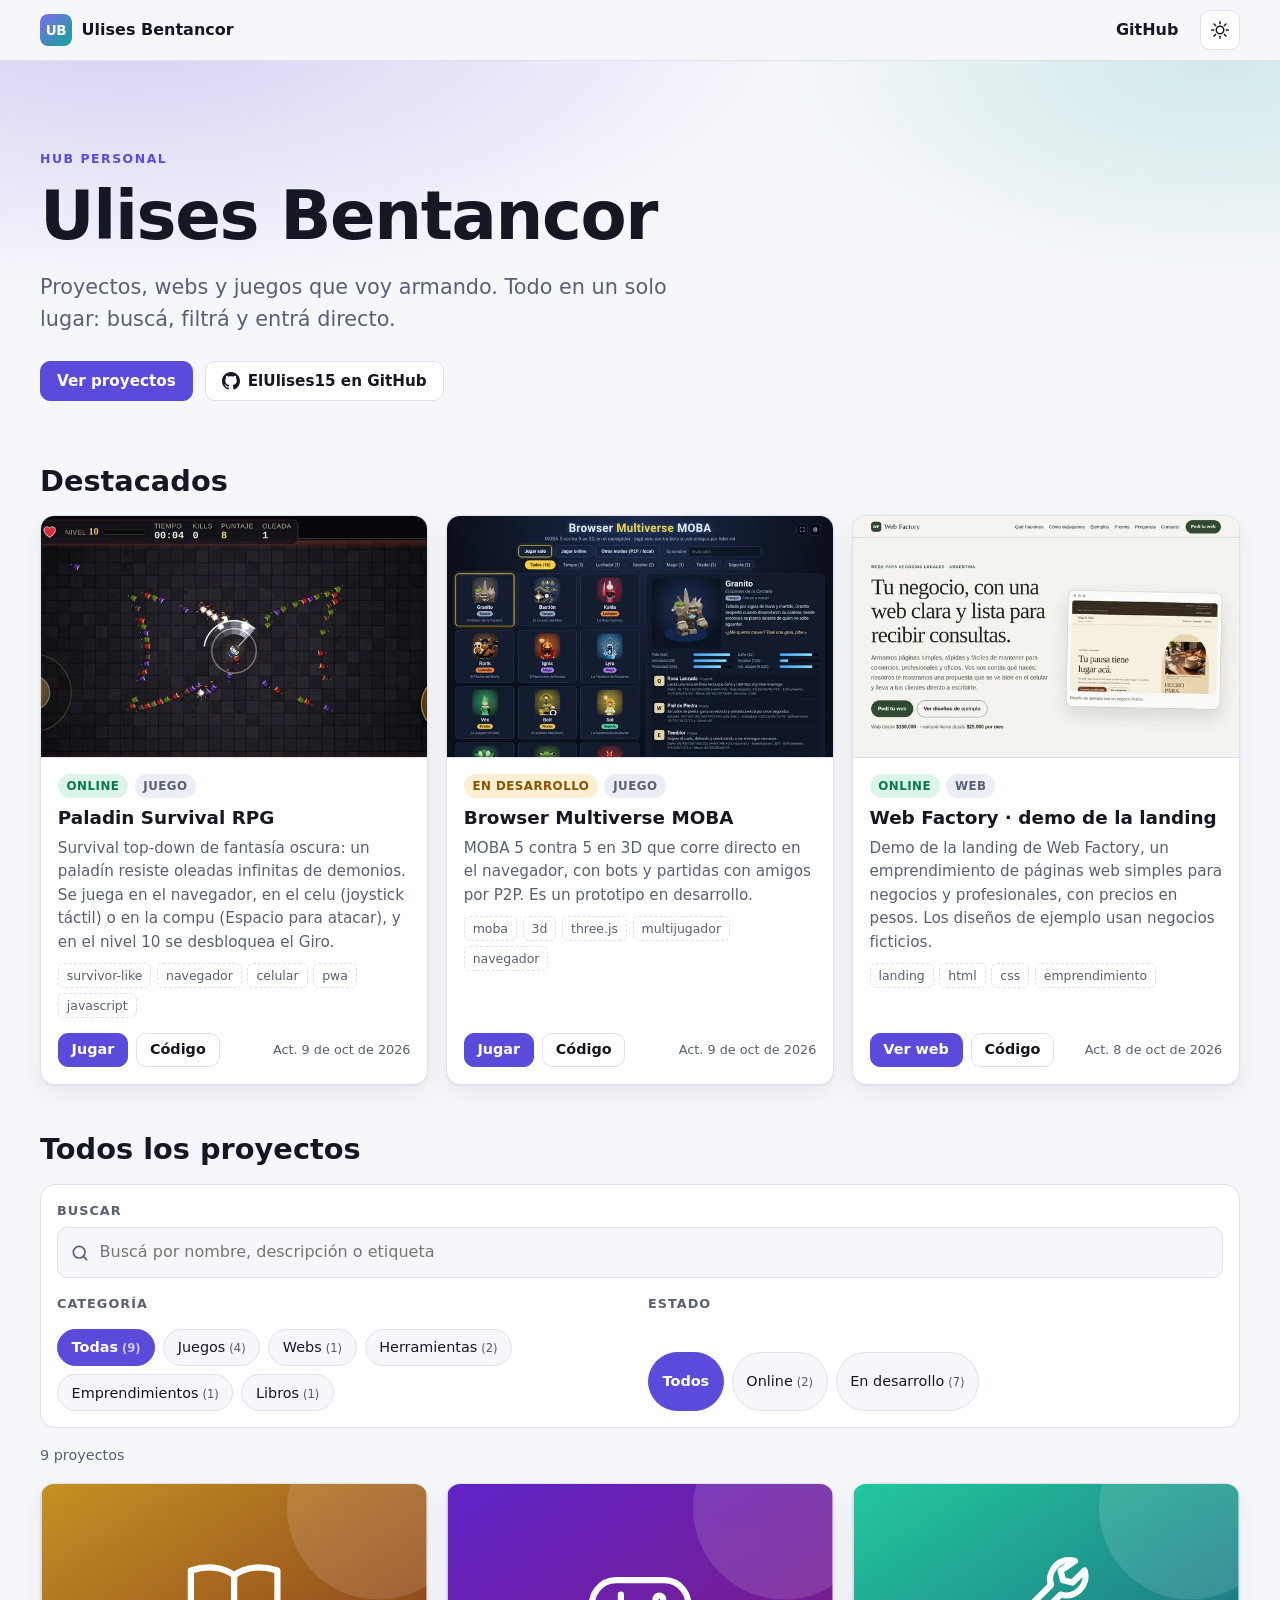
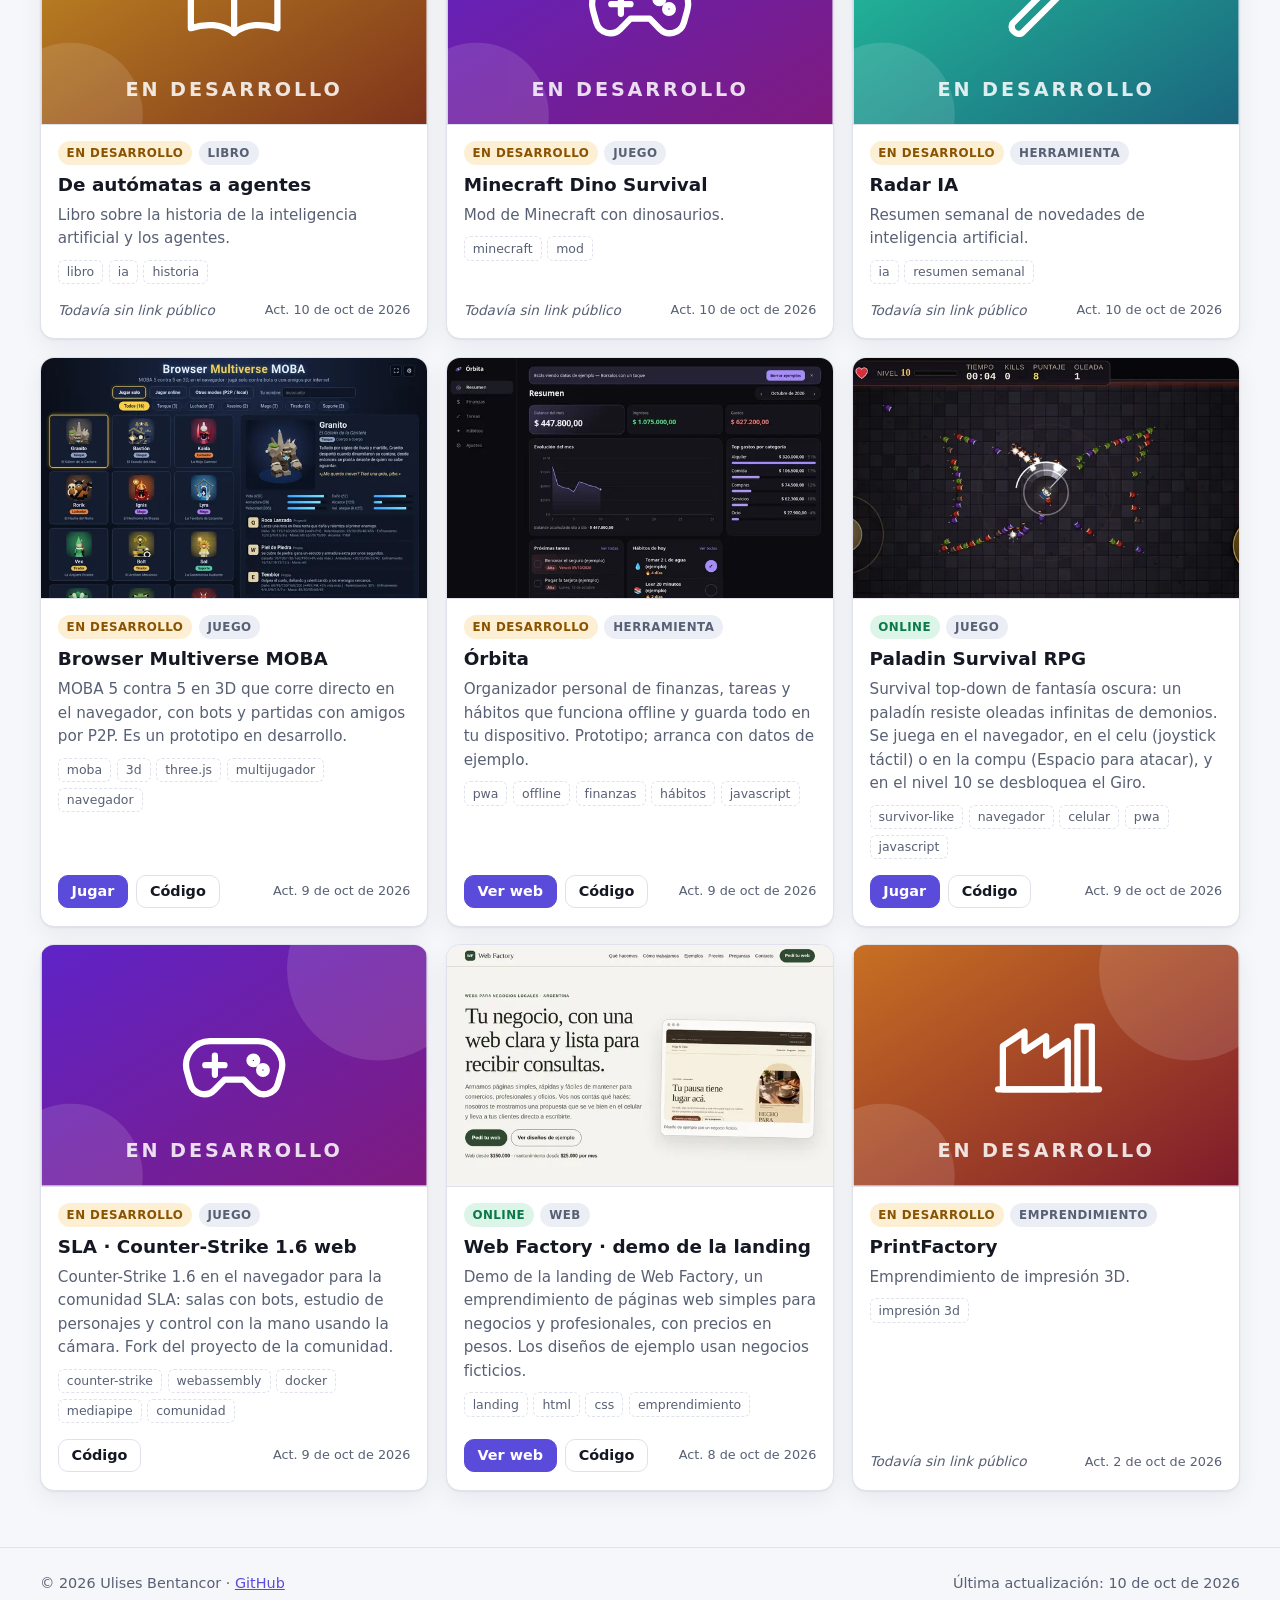
<file: index.html>
<!doctype html>
<html lang="es-AR">
<head>
<meta charset="utf-8">
<meta name="viewport" content="width=device-width, initial-scale=1">
<title>Ulises Bentancor · Proyectos, webs y juegos</title>
<meta name="description" content="Proyectos, webs y juegos de Ulises Bentancor en un solo lugar: buscá, filtrá y jugá desde el navegador.">
<link rel="canonical" href="https://elulises15.github.io/">
<meta name="color-scheme" content="dark light">
<meta name="theme-color" content="#0f1117" media="(prefers-color-scheme: dark)">
<meta name="theme-color" content="#f6f7fb" media="(prefers-color-scheme: light)">
<meta property="og:type" content="website">
<meta property="og:locale" content="es_AR">
<meta property="og:site_name" content="Ulises Bentancor">
<meta property="og:title" content="Ulises Bentancor · Proyectos, webs y juegos">
<meta property="og:description" content="Proyectos, webs y juegos que voy armando, todo en un solo lugar.">
<meta property="og:url" content="https://elulises15.github.io/">
<meta property="og:image" content="https://elulises15.github.io/og-image.png">
<meta property="og:image:width" content="1200">
<meta property="og:image:height" content="630">
<meta property="og:image:alt" content="Ulises Bentancor · Proyectos, webs y juegos">
<meta name="twitter:card" content="summary_large_image">
<link rel="icon" href="favicon.svg" type="image/svg+xml">
<link rel="icon" href="favicon-32.png" sizes="32x32" type="image/png">
<link rel="apple-touch-icon" href="apple-touch-icon.png">
<link rel="stylesheet" href="styles.css">
<script>
  (function () {
    try { var t = localStorage.getItem('theme'); if (t === 'light' || t === 'dark') document.documentElement.dataset.theme = t; } catch (e) {}
  })();
</script>
<script src="app.js" defer></script>
</head>
<body>
<a class="skip" href="#proyectos">Saltar a los proyectos</a>
<header class="topbar">
  <div class="wrap topbar-inner">
    <a class="brand" href="./" aria-label="Inicio · Ulises Bentancor">
      <img src="favicon.svg" alt="" width="32" height="32"><span>Ulises Bentancor</span>
    </a>
    <nav class="topnav" aria-label="Enlaces">
      <a href="https://github.com/ElUlises15" rel="me noopener">GitHub</a>
      <button type="button" class="theme-toggle" id="themeToggle" aria-label="Cambiar tema">
        <svg class="i-sun" viewBox="0 0 24 24" aria-hidden="true"><circle cx="12" cy="12" r="4.5"/><path d="M12 2v2.5M12 19.5V22M2 12h2.5M19.5 12H22M4.9 4.9l1.8 1.8M17.3 17.3l1.8 1.8M4.9 19.1l1.8-1.8M17.3 6.7l1.8-1.8"/></svg>
        <svg class="i-moon" viewBox="0 0 24 24" aria-hidden="true"><path d="M20.5 14.5A8.5 8.5 0 0 1 9.5 3.5a8.5 8.5 0 1 0 11 11z"/></svg>
      </button>
    </nav>
  </div>
</header>

<main>
  <section class="hero" aria-labelledby="hero-title">
    <div class="wrap">
      <p class="eyebrow">Hub personal</p>
      <h1 id="hero-title">Ulises Bentancor</h1>
      <p class="lead">Proyectos, webs y juegos que voy armando. Todo en un solo lugar: buscá, filtrá y entrá directo.</p>
      <p class="hero-links">
        <a class="btn btn-primary" href="#proyectos">Ver proyectos</a>
        <a class="btn" href="https://github.com/ElUlises15" rel="me noopener">
          <svg viewBox="0 0 16 16" aria-hidden="true"><path fill="currentColor" d="M8 0C3.58 0 0 3.58 0 8c0 3.54 2.29 6.53 5.47 7.59.4.07.55-.17.55-.38 0-.19-.01-.82-.01-1.49-2.01.37-2.53-.49-2.69-.94-.09-.23-.48-.94-.82-1.13-.28-.15-.68-.52-.01-.53.63-.01 1.08.58 1.23.82.72 1.21 1.87.87 2.33.66.07-.52.28-.87.51-1.07-1.78-.2-3.64-.89-3.64-3.95 0-.87.31-1.59.82-2.15-.08-.2-.36-1.02.08-2.12 0 0 .67-.21 2.2.82.64-.18 1.32-.27 2-.27.68 0 1.36.09 2 .27 1.53-1.04 2.2-.82 2.2-.82.44 1.1.16 1.92.08 2.12.51.56.82 1.27.82 2.15 0 3.07-1.87 3.75-3.65 3.95.29.25.54.73.54 1.48 0 1.07-.01 1.93-.01 2.2 0 .21.15.46.55.38A8.013 8.013 0 0 0 16 8c0-4.42-3.58-8-8-8z"/></svg>
          ElUlises15 en GitHub
        </a>
      </p>
    </div>
  </section>

  <section class="featured" aria-labelledby="featured-title" id="destacados">
    <div class="wrap">
      <h2 id="featured-title">Destacados</h2>
      <div class="grid grid-featured" id="featuredGrid"></div>
    </div>
  </section>

  <section class="catalog" aria-labelledby="catalog-title" id="proyectos">
    <div class="wrap">
      <h2 id="catalog-title">Todos los proyectos</h2>
      <form class="controls" id="controls" role="search" onsubmit="return false">
        <div class="search">
          <label for="q">Buscar</label>
          <div class="search-box">
            <svg viewBox="0 0 24 24" aria-hidden="true"><circle cx="11" cy="11" r="7"/><path d="m20 20-4-4"/></svg>
            <input id="q" type="search" placeholder="Buscá por nombre, descripción o etiqueta" autocomplete="off" spellcheck="false">
          </div>
        </div>
        <fieldset class="chips" id="catChips">
          <legend>Categoría</legend>
        </fieldset>
        <fieldset class="chips" id="statusChips">
          <legend>Estado</legend>
        </fieldset>
      </form>
      <p class="result-count" id="resultCount" role="status" aria-live="polite"></p>
      <div class="grid" id="mainGrid"></div>

      <div id="pastBlock">
        <h3 class="subhead" id="past-title">Proyectos anteriores / de cursada</h3>
        <div class="grid" id="pastGrid"></div>
      </div>

      <div class="empty" id="emptyState" hidden>
        <p><strong>No encontré nada con esos filtros.</strong></p>
        <p>Probá con otra palabra o <button type="button" class="linklike" id="resetBtn">limpiá los filtros</button>.</p>
      </div>
      <noscript><p class="empty">Para ver el listado necesitás JavaScript activado. Mientras tanto, los proyectos están en <a href="https://github.com/ElUlises15">github.com/ElUlises15</a>.</p></noscript>
    </div>
  </section>
</main>

<footer class="footer">
  <div class="wrap footer-inner">
    <p>© <span id="year">2026</span> Ulises Bentancor · <a href="https://github.com/ElUlises15" rel="me noopener">GitHub</a></p>
    <p>Última actualización: <time id="lastUpdated"></time></p>
  </div>
</footer>
</body>
</html>
</file>
<file: styles.css>
:root {
  --bg: #f6f7fb; --bg-2: #eceef5; --surface: #ffffff; --text: #151823; --muted: #586074;
  --border: #dfe2ec; --accent: #5b4bdb; --accent-2: #0e9f8e; --accent-contrast: #fff;
  --shadow: 0 1px 2px rgba(20,24,40,.06), 0 8px 24px rgba(20,24,40,.06);
  --ok: #0b7a4b; --ok-bg: #dcf5e8; --wip: #8a5300; --wip-bg: #fdefd3; --arch: #4f5568; --arch-bg: #e6e8ef;
  --radius: 14px;
  color-scheme: light;
}
@media (prefers-color-scheme: dark) {
  :root:not([data-theme="light"]) {
    --bg: #0f1117; --bg-2: #151925; --surface: #171b26; --text: #e9ebf3; --muted: #a2a9bc;
    --border: #2a3042; --accent: #9d90ff; --accent-2: #3dd6c2; --accent-contrast: #12101f;
    --shadow: 0 1px 2px rgba(0,0,0,.3), 0 10px 30px rgba(0,0,0,.25);
    --ok: #6fe0a8; --ok-bg: #12382a; --wip: #ffc56b; --wip-bg: #3d2b0d; --arch: #c0c6d6; --arch-bg: #2a2f3e;
    color-scheme: dark;
  }
}
:root[data-theme="dark"] {
  --bg: #0f1117; --bg-2: #151925; --surface: #171b26; --text: #e9ebf3; --muted: #a2a9bc;
  --border: #2a3042; --accent: #9d90ff; --accent-2: #3dd6c2; --accent-contrast: #12101f;
  --shadow: 0 1px 2px rgba(0,0,0,.3), 0 10px 30px rgba(0,0,0,.25);
  --ok: #6fe0a8; --ok-bg: #12382a; --wip: #ffc56b; --wip-bg: #3d2b0d; --arch: #c0c6d6; --arch-bg: #2a2f3e;
  color-scheme: dark;
}

*, *::before, *::after { box-sizing: border-box; }
html { -webkit-text-size-adjust: 100%; scroll-behavior: smooth; }
body {
  margin: 0; background: var(--bg); color: var(--text);
  font-family: system-ui, -apple-system, "Segoe UI", Roboto, "Helvetica Neue", Arial, "Noto Sans", sans-serif;
  font-size: 16px; line-height: 1.55;
}
img { max-width: 100%; display: block; }
a { color: var(--accent); }
h1, h2, h3 { line-height: 1.15; margin: 0; }
.wrap { width: min(1200px, 100% - 2rem); margin-inline: auto; }
:focus-visible { outline: 3px solid var(--accent); outline-offset: 2px; border-radius: 6px; }

.skip { position: absolute; left: -9999px; top: .5rem; background: var(--accent); color: var(--accent-contrast); padding: .5rem .9rem; border-radius: 8px; z-index: 10; }
.skip:focus { left: .5rem; }

.topbar { position: sticky; top: 0; z-index: 5; background: color-mix(in srgb, var(--bg) 85%, transparent); backdrop-filter: saturate(1.4) blur(10px); border-bottom: 1px solid var(--border); }
.topbar-inner { display: flex; align-items: center; justify-content: space-between; gap: 1rem; height: 60px; }
.brand { display: inline-flex; align-items: center; gap: .6rem; color: var(--text); text-decoration: none; font-weight: 700; }
.brand img { border-radius: 8px; }
.topnav { display: flex; align-items: center; gap: .75rem; }
.topnav a { color: var(--text); text-decoration: none; font-weight: 600; padding: .4rem .6rem; border-radius: 8px; }
.topnav a:hover { background: var(--bg-2); }
.theme-toggle { width: 40px; height: 40px; display: grid; place-items: center; border-radius: 10px; border: 1px solid var(--border); background: var(--surface); color: var(--text); cursor: pointer; }
.theme-toggle svg { width: 20px; height: 20px; fill: none; stroke: currentColor; stroke-width: 1.8; stroke-linecap: round; }
.theme-toggle .i-moon { display: none; }
@media (prefers-color-scheme: dark) { :root:not([data-theme="light"]) .theme-toggle .i-moon { display: block; } :root:not([data-theme="light"]) .theme-toggle .i-sun { display: none; } }
:root[data-theme="dark"] .theme-toggle .i-moon { display: block; }
:root[data-theme="dark"] .theme-toggle .i-sun { display: none; }

.hero { padding: clamp(2.5rem, 7vw, 5.5rem) 0 clamp(1.5rem, 4vw, 2.5rem); background:
  radial-gradient(60rem 24rem at 10% -10%, color-mix(in srgb, var(--accent) 22%, transparent), transparent 70%),
  radial-gradient(40rem 20rem at 95% 0%, color-mix(in srgb, var(--accent-2) 16%, transparent), transparent 70%); }
.eyebrow { margin: 0 0 .6rem; text-transform: uppercase; letter-spacing: .12em; font-size: .78rem; font-weight: 700; color: var(--accent); }
.hero h1 { font-size: clamp(2.2rem, 6.5vw, 4.2rem); letter-spacing: -.02em; }
.lead { font-size: clamp(1.05rem, 2.2vw, 1.3rem); color: var(--muted); max-width: 40rem; margin: 1rem 0 1.6rem; }
.hero-links { display: flex; flex-wrap: wrap; gap: .75rem; margin: 0; }

.btn { display: inline-flex; align-items: center; gap: .5rem; padding: .6rem 1rem; border-radius: 10px; border: 1px solid var(--border); background: var(--surface); color: var(--text); text-decoration: none; font-weight: 600; font-size: .95rem; line-height: 1.2; }
.btn svg { width: 18px; height: 18px; }
.btn:hover { border-color: var(--accent); }
.btn-primary { background: var(--accent); border-color: var(--accent); color: var(--accent-contrast); }
.btn-primary:hover { filter: brightness(1.08); }
.btn-sm { padding: .45rem .8rem; font-size: .9rem; }

section h2 { font-size: clamp(1.4rem, 3vw, 1.8rem); margin-bottom: 1.1rem; }
.featured { padding: 1.5rem 0 1rem; }
.catalog { padding: 2rem 0 3.5rem; }
.subhead { font-size: 1.2rem; margin: 2.5rem 0 1rem; color: var(--muted); }

.controls { display: grid; gap: 1rem; margin-bottom: 1rem; padding: 1rem; background: var(--surface); border: 1px solid var(--border); border-radius: var(--radius); }
.search label, .chips legend { font-size: .8rem; font-weight: 700; text-transform: uppercase; letter-spacing: .08em; color: var(--muted); }
.search label { display: block; margin-bottom: .4rem; }
.search-box { position: relative; }
.search-box svg { position: absolute; left: .8rem; top: 50%; translate: 0 -50%; width: 20px; height: 20px; fill: none; stroke: var(--muted); stroke-width: 2; stroke-linecap: round; pointer-events: none; }
.search input { width: 100%; font: inherit; padding: .75rem .9rem .75rem 2.6rem; border-radius: 10px; border: 1px solid var(--border); background: var(--bg); color: var(--text); }
.search input:focus-visible { outline: 3px solid var(--accent); outline-offset: 0; }
.chips { border: 0; padding: 0; margin: 0; display: flex; flex-wrap: wrap; gap: .5rem; min-width: 0; }
.chips legend { padding: 0; margin-bottom: .45rem; float: left; width: 100%; }
.chip { font: inherit; font-size: .9rem; padding: .4rem .85rem; border-radius: 999px; border: 1px solid var(--border); background: var(--bg); color: var(--text); cursor: pointer; }
.chip:hover { border-color: var(--accent); }
.chip[aria-pressed="true"] { background: var(--accent); border-color: var(--accent); color: var(--accent-contrast); font-weight: 600; }
.chip .n { opacity: .7; font-size: .8em; margin-left: .25rem; }
.result-count { color: var(--muted); font-size: .9rem; margin: 0 0 1rem; }

.grid { display: grid; gap: 1.1rem; grid-template-columns: repeat(auto-fill, minmax(min(100%, 290px), 1fr)); }
.grid-featured { grid-template-columns: repeat(auto-fill, minmax(min(100%, 340px), 1fr)); }
.card { display: flex; flex-direction: column; background: var(--surface); border: 1px solid var(--border); border-radius: var(--radius); overflow: hidden; box-shadow: var(--shadow); transition: transform .18s ease, border-color .18s ease; }
.card:hover { transform: translateY(-3px); border-color: color-mix(in srgb, var(--accent) 50%, var(--border)); }
.thumb { aspect-ratio: 16 / 10; background: var(--bg-2); border-bottom: 1px solid var(--border); overflow: hidden; }
.thumb img, .thumb svg { width: 100%; height: 100%; object-fit: cover; display: block; }
.card-body { display: flex; flex-direction: column; gap: .55rem; padding: 1rem 1.05rem 1.1rem; flex: 1; }
.badges { display: flex; flex-wrap: wrap; gap: .4rem; }
.badge { font-size: .74rem; font-weight: 700; padding: .18rem .55rem; border-radius: 999px; background: var(--bg-2); color: var(--muted); text-transform: uppercase; letter-spacing: .04em; }
.badge.s-online { background: var(--ok-bg); color: var(--ok); }
.badge.s-en-desarrollo { background: var(--wip-bg); color: var(--wip); }
.badge.s-archivado { background: var(--arch-bg); color: var(--arch); }
.card h3 { font-size: 1.15rem; }
.card p.desc { margin: 0; color: var(--muted); font-size: .95rem; }
.tags { display: flex; flex-wrap: wrap; gap: .35rem; list-style: none; padding: 0; margin: 0; }
.tags li { font-size: .78rem; color: var(--muted); border: 1px dashed var(--border); padding: .1rem .5rem; border-radius: 6px; }
.card-foot { margin-top: auto; padding-top: .4rem; display: flex; flex-wrap: wrap; align-items: center; gap: .5rem; }
.card-foot time { margin-left: auto; font-size: .8rem; color: var(--muted); }
.no-links { font-size: .85rem; color: var(--muted); font-style: italic; }

.empty { text-align: center; padding: 2.5rem 1rem; border: 1px dashed var(--border); border-radius: var(--radius); color: var(--muted); }
.empty p { margin: .3rem 0; }
.linklike { font: inherit; color: var(--accent); background: none; border: 0; padding: 0; text-decoration: underline; cursor: pointer; }

.footer { border-top: 1px solid var(--border); padding: 1.5rem 0; color: var(--muted); font-size: .9rem; }
.footer-inner { display: flex; flex-wrap: wrap; justify-content: space-between; gap: .5rem 1.5rem; }
.footer p { margin: 0; }

@media (min-width: 760px) {
  .controls { grid-template-columns: 1fr 1fr; }
  .search { grid-column: 1 / -1; }
}
@media (max-width: 420px) {
  .brand span { font-size: .95rem; }
  .card-foot time { margin-left: 0; width: 100%; }
}
@media (prefers-reduced-motion: reduce) {
  html { scroll-behavior: auto; }
  *, *::before, *::after { transition: none !important; animation: none !important; }
  .card:hover { transform: none; }
}
</file>
